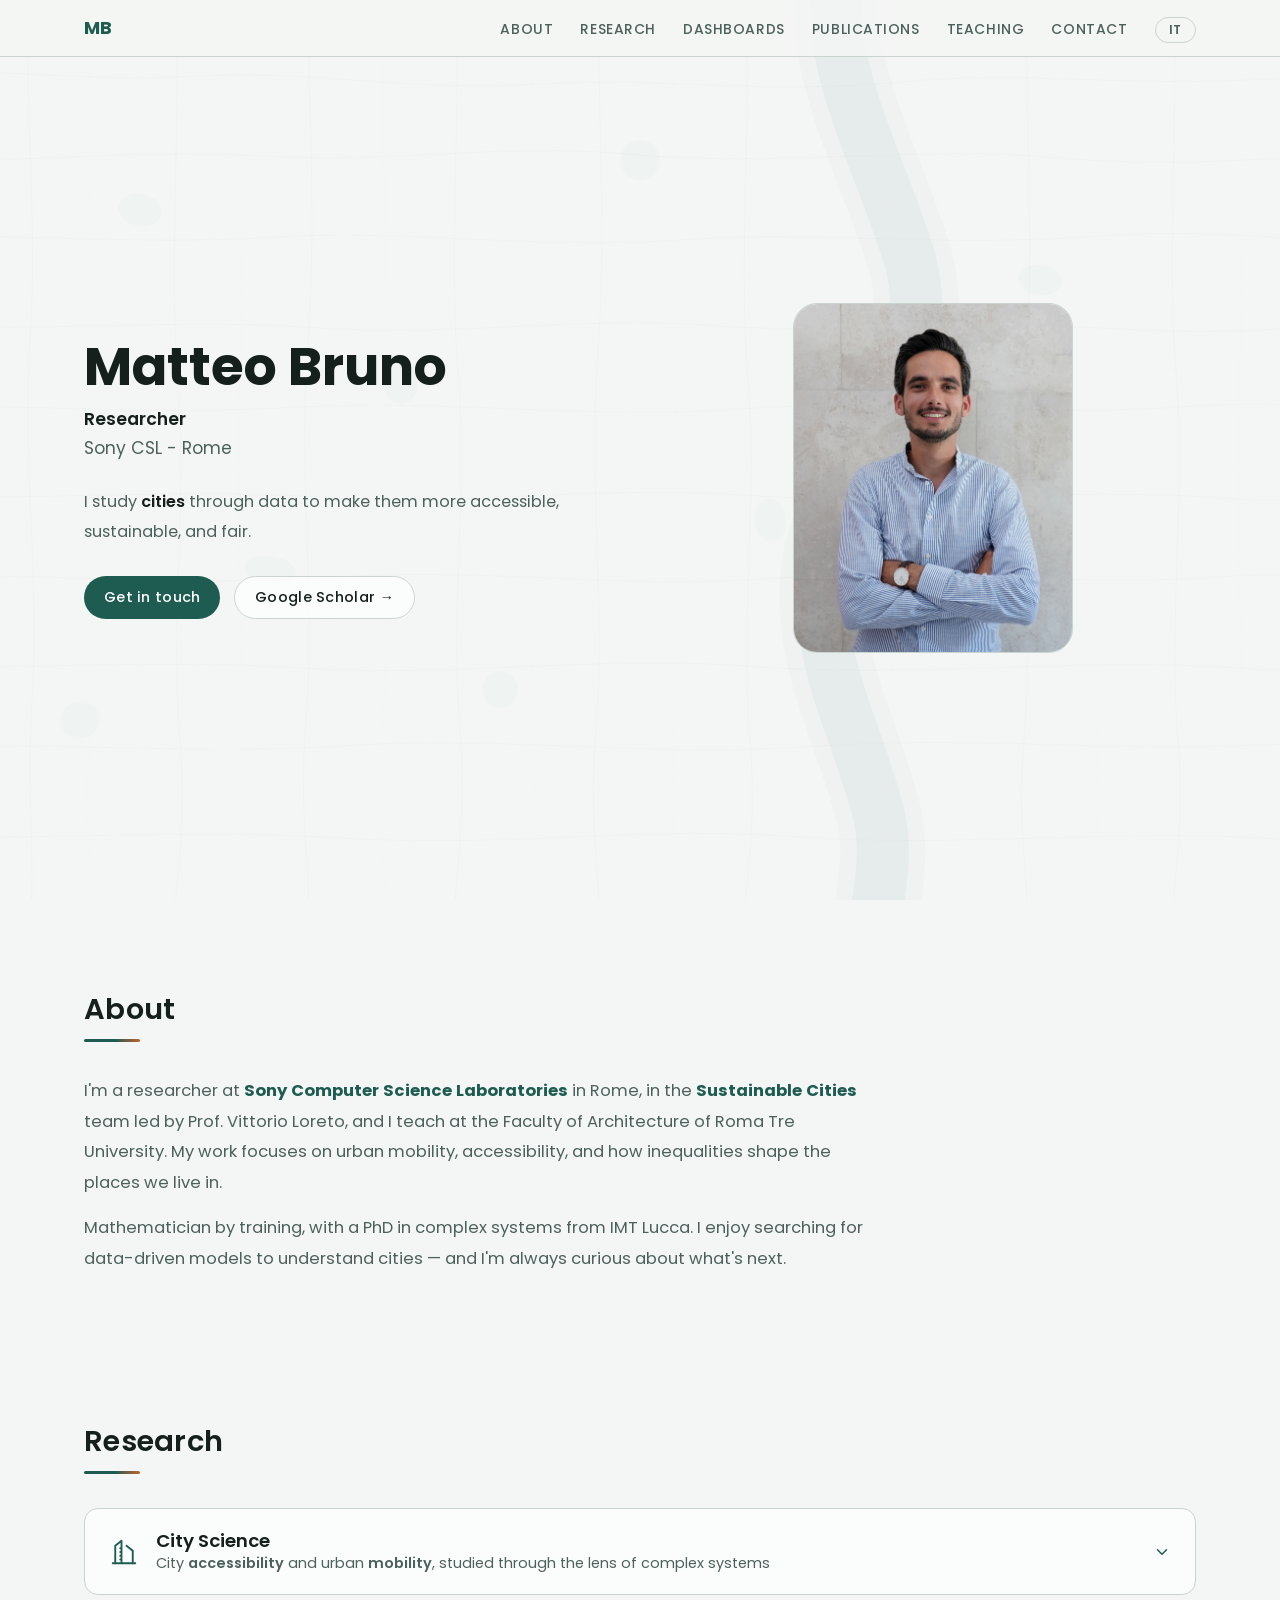
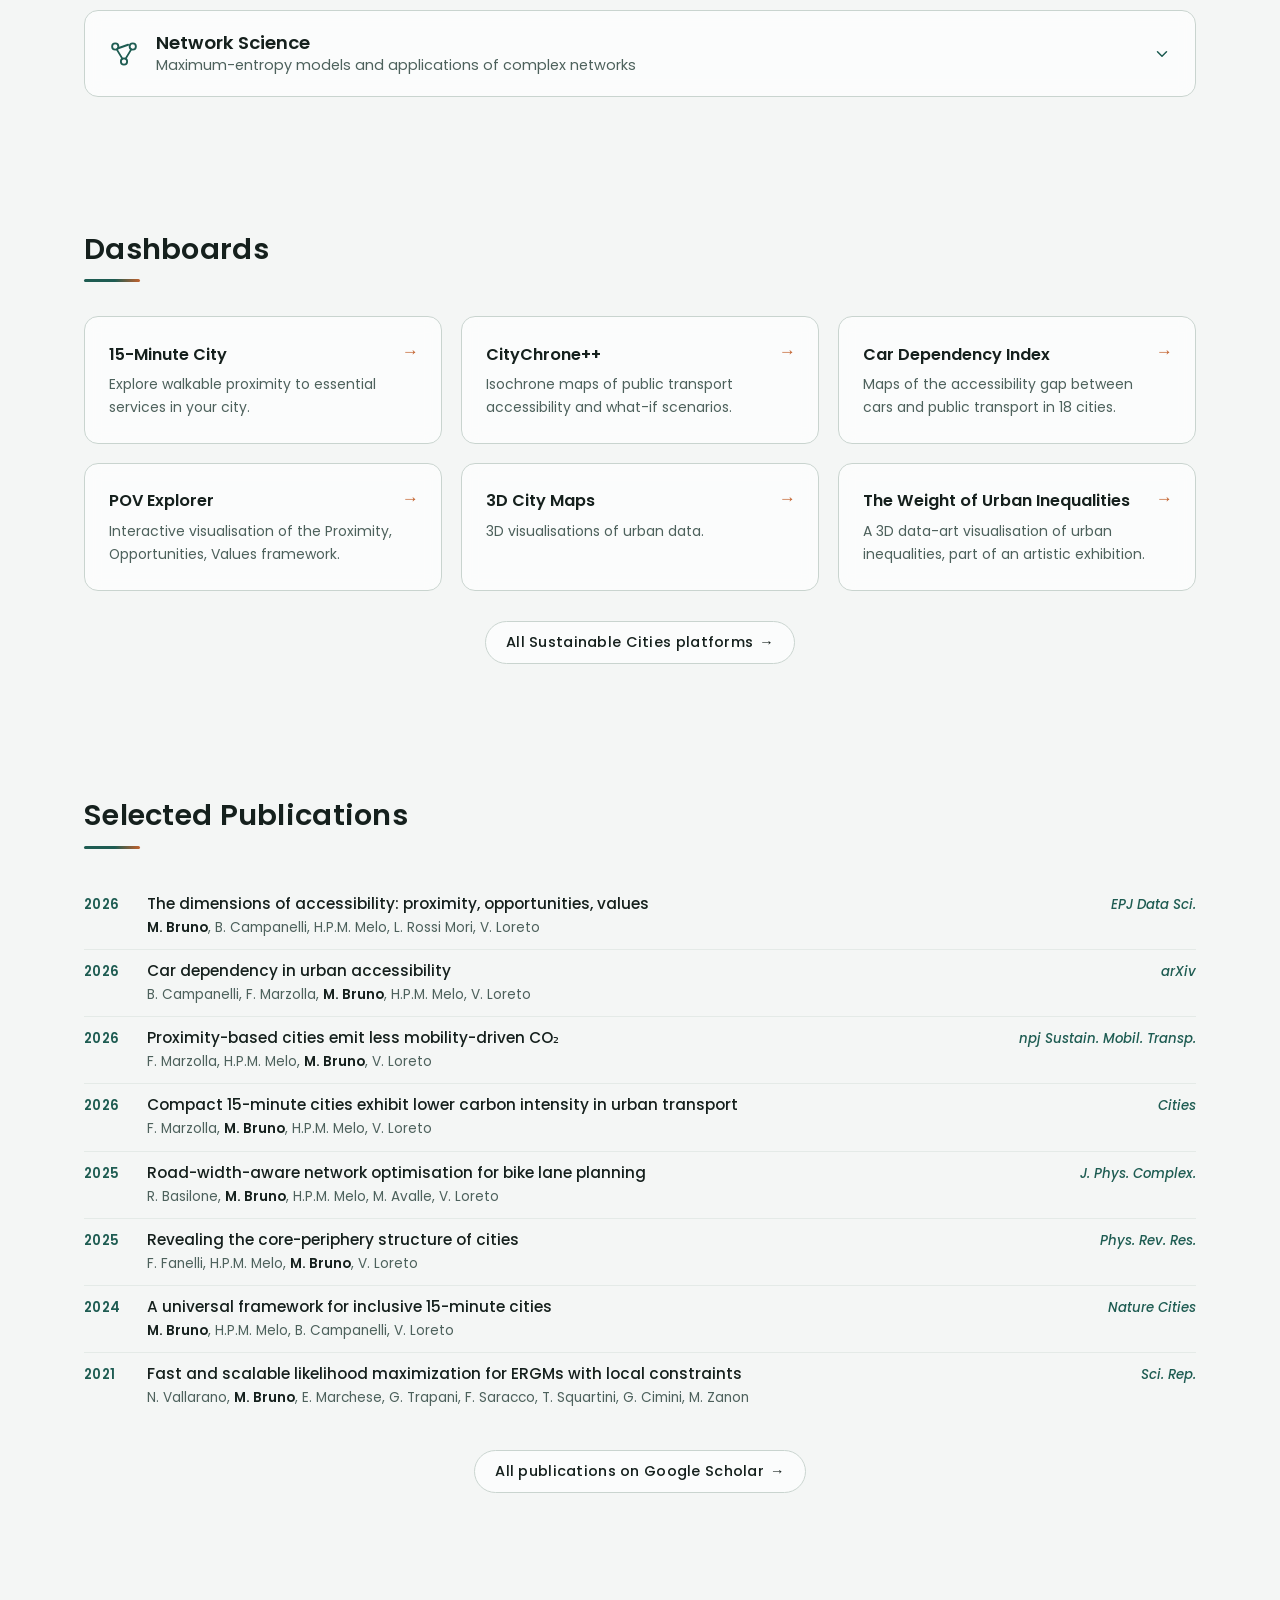
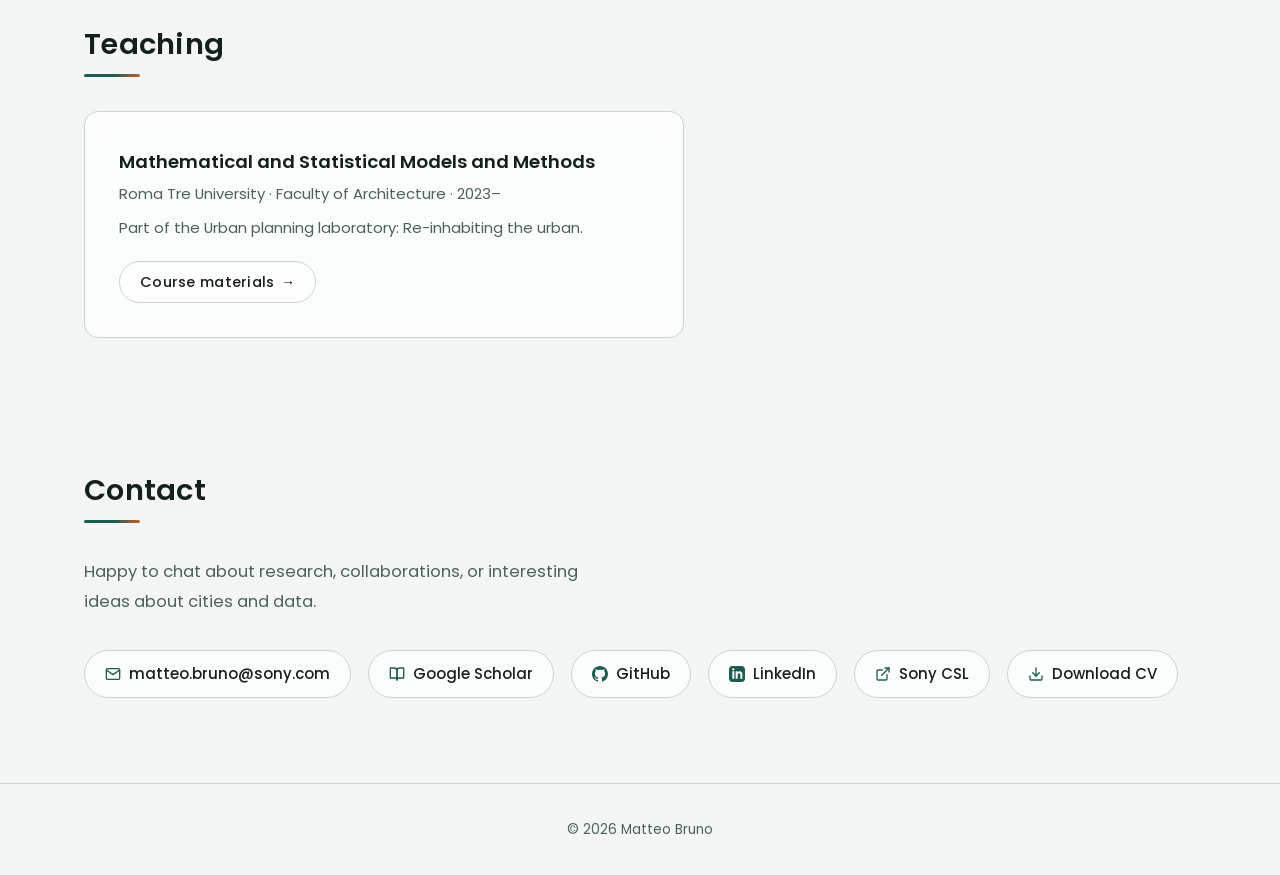
<file: index.html>
<!DOCTYPE html>
<html lang="en">
<head>
    <meta charset="UTF-8">
    <meta name="viewport" content="width=device-width, initial-scale=1.0">
    <title>Matteo Bruno</title>
    <meta name="description" content="Matteo Bruno – Researcher at Sony CSL Rome. Sustainable cities, urban mobility, accessibility.">
    <link rel="canonical" href="https://matteo-bruno.github.io/">
    <link rel="icon" type="image/svg+xml" href="assets/favicon.svg">

    <!-- Social sharing -->
    <meta property="og:type" content="profile">
    <meta property="og:title" content="Matteo Bruno">
    <meta property="og:description" content="Researcher at Sony CSL Rome. Sustainable cities, urban mobility, accessibility.">
    <meta property="og:url" content="https://matteo-bruno.github.io/">
    <meta property="og:image" content="https://matteo-bruno.github.io/assets/photo.jpg">
    <meta name="twitter:card" content="summary">

    <!-- Structured data -->
    <script type="application/ld+json">
    {
        "@context": "https://schema.org",
        "@type": "Person",
        "name": "Matteo Bruno",
        "jobTitle": "Researcher",
        "worksFor": {
            "@type": "Organization",
            "name": "Sony Computer Science Laboratories - Rome"
        },
        "url": "https://matteo-bruno.github.io/",
        "image": "https://matteo-bruno.github.io/assets/photo.jpg",
        "email": "mailto:matteo.bruno@sony.com",
        "sameAs": [
            "https://scholar.google.com/citations?user=d3sMK4AAAAAJ",
            "https://github.com/mat701",
            "https://www.linkedin.com/in/matteo-bruno-517209141/",
            "https://csl.sony.it/member/matteo-bruno/"
        ]
    }
    </script>

    <!-- Fonts -->
    <link rel="preconnect" href="https://fonts.googleapis.com">
    <link rel="preconnect" href="https://fonts.gstatic.com" crossorigin>
    <link href="https://fonts.googleapis.com/css2?family=Poppins:ital,wght@0,300;0,400;0,500;0,600;0,700;1,300;1,400&display=swap" rel="stylesheet">

    <!-- Stylesheets -->
    <link rel="stylesheet" href="css/base.css?v=2">
    <link rel="stylesheet" href="css/nav.css?v=2">
    <link rel="stylesheet" href="css/components.css?v=2">
    <link rel="stylesheet" href="css/hero-about.css?v=2">
    <link rel="stylesheet" href="css/research.css?v=2">
    <link rel="stylesheet" href="css/dashboards.css?v=2">
    <link rel="stylesheet" href="css/publications.css?v=2">
    <link rel="stylesheet" href="css/teaching.css?v=2">
    <link rel="stylesheet" href="css/contact.css?v=2">
    <link rel="stylesheet" href="css/responsive.css?v=2">

    <!-- Map background inline style -->
    <style>
        .map-bg {
            position: fixed;
            top: 0; left: 0;
            width: 100vw; height: 100vh;
            z-index: 0;
            pointer-events: none;
        }
    </style>
</head>
<body>

<!-- ===== MAP BACKGROUND ===== -->
<img class="map-bg" src="assets/map-bg.svg" alt="" aria-hidden="true">

<!-- ===== NAVIGATION ===== -->
<nav id="navbar">
    <div class="nav-inner">
        <a class="nav-name" href="#hero">MB</a>
        <button class="hamburger" id="hamburger" aria-label="Menu" aria-expanded="false">
            <span></span><span></span><span></span>
        </button>
        <ul class="nav-links" id="navLinks">
            <li><a href="#about"><span data-lang="en">About</span><span data-lang="it">Chi sono</span></a></li>
            <li><a href="#research"><span data-lang="en">Research</span><span data-lang="it">Ricerca</span></a></li>
            <li><a href="#dashboards"><span data-lang="en">Dashboards</span><span data-lang="it">Dashboard</span></a></li>
            <li><a href="#publications"><span data-lang="en">Publications</span><span data-lang="it">Pubblicazioni</span></a></li>
            <li><a href="#teaching"><span data-lang="en">Teaching</span><span data-lang="it">Didattica</span></a></li>
            <li><a href="#contact"><span data-lang="en">Contact</span><span data-lang="it">Contatti</span></a></li>
            <li><button class="lang-toggle" id="langToggle">IT</button></li>
        </ul>
    </div>
</nav>


<!-- ===== MAIN CONTENT ===== -->
<main>

    <!-- HERO -->
    <section class="hero" id="hero">
        <div class="hero-grid">
            <div class="hero-text fade-in">
                <h1>Matteo Bruno</h1>
                <p class="subtitle">
                    <span data-lang="en"><strong>Researcher</strong> <br>
                    Sony CSL - Rome</span>
                    <span data-lang="it"><strong>Ricercatore</strong> <br>
                    Sony CSL - Rome</span>
                </p>
                <p class="tagline" data-lang="en">
                    I study <strong>cities</strong> through data to make them more accessible, sustainable, and fair.
                </p>
                <p class="tagline" data-lang="it">
                    Studio le <strong>città</strong> attraverso i dati per renderle più accessibili, sostenibili ed eque.
                </p>
                <div class="hero-links">
                    <a href="#contact" class="btn btn-primary">
                        <span data-lang="en">Get in touch</span>
                        <span data-lang="it">Contattami</span>
                    </a>
                    <a href="https://scholar.google.com/citations?user=d3sMK4AAAAAJ&hl=en" target="_blank" class="btn btn-outline">Google Scholar →</a>
                </div>
            </div>
            <div class="hero-photo-wrap fade-in">
                <div class="hero-photo">
                    <img src="assets/photo.jpg" alt="Matteo Bruno">
                </div>
            </div>
        </div>
    </section>


    <!-- ABOUT -->
    <section class="about-section" id="about">
        <div class="fade-in">
            <h2 class="section-title">
                <span data-lang="en">About</span>
                <span data-lang="it">Chi sono</span>
            </h2>
            <div class="section-line"></div>
        </div>
        <div class="about-text fade-in">
            <p data-lang="en">
                I'm a researcher at <a href="https://csl.sony.it/" target="_blank"><strong>Sony Computer Science Laboratories</strong></a> in Rome, in the <a href="https://linktr.ee/sonycsl_cities_platforms" target="_blank"><strong>Sustainable Cities</strong></a> team led by Prof. Vittorio Loreto, and I teach at the Faculty of Architecture of Roma Tre University. My work focuses on urban mobility, accessibility, and how inequalities shape the places we live in.
            </p>
            <p data-lang="en">
                Mathematician by training, with a PhD in complex systems from IMT Lucca. I enjoy searching for data-driven models to understand cities — and I'm always curious about what's next.
            </p>
            <p data-lang="it">
                Sono ricercatore ai <a href="https://csl.sony.it/" target="_blank"><strong>Sony Computer Science Laboratories</strong></a> di Roma, nel team <a href="https://linktr.ee/sonycsl_cities_platforms" target="_blank"><strong>Sustainable Cities</strong></a> guidato dal Prof. Vittorio Loreto, e insegno presso la Facoltà di Architettura dell'Università Roma Tre. Mi occupo di mobilità urbana, accessibilità e di come le disuguaglianze modellano i luoghi in cui viviamo.
            </p>
            <p data-lang="it">
                Matematico di formazione, con un dottorato in sistemi complessi presso IMT Lucca. Mi piace trovare modelli basati sui dati per comprendere le città — e sono sempre curioso di scoprire.
            </p>
        </div>
    </section>


    <!-- RESEARCH -->
    <section class="research-section" id="research">
        <div class="fade-in">
            <h2 class="section-title">
                <span data-lang="en">Research</span>
                <span data-lang="it">Ricerca</span>
            </h2>
            <div class="section-line"></div>
        </div>
        <div class="research-themes">

            <!-- CITY SCIENCE -->
            <div class="research-theme fade-in">
                <button class="research-theme-header" aria-expanded="false">
                    <svg class="research-icon" viewBox="0 0 24 24" fill="none" stroke="currentColor" stroke-width="1.5" stroke-linecap="round" stroke-linejoin="round">
                        <path d="M3 21h18"/><path d="M5 21V7l5-4v18"/><path d="M19 21V11l-5-4"/><path d="M9 9h.01M9 12h.01M9 15h.01M9 18h.01"/>
                    </svg>
                    <div class="research-theme-title">
                        <h3><span data-lang="en">City Science</span><span data-lang="it">Scienza delle Città</span></h3>
                        <div class="theme-tagline">
                            <span data-lang="en">City <strong>accessibility</strong> and urban <strong>mobility</strong>, studied through the lens of complex systems</span>
                            <span data-lang="it"><strong>Accessibilità</strong> e <strong>mobilità</strong> urbana, studiate attraverso la lente dei sistemi complessi</span>
                        </div>
                    </div>
                    <svg class="research-chevron" viewBox="0 0 24 24" fill="none" stroke="currentColor" stroke-width="2" stroke-linecap="round" stroke-linejoin="round"><polyline points="6 9 12 15 18 9"/></svg>
                </button>
                <div class="research-sub-wrap">
                    <div class="research-sub-inner">
                        <div class="research-subs">
                            <div class="research-sub">
                                <h4><span data-lang="en">15-Minute City</span><span data-lang="it">Città dei 15 minuti</span></h4>
                                <p data-lang="en">A universal framework to measure walkable access to essential services in thousands of cities worldwide, revealing inequalities within and between them.</p>
                                <p data-lang="it">Un framework universale per misurare l'accesso a piedi ai servizi essenziali in migliaia di città nel mondo, rivelando le disuguaglianze al loro interno e tra di esse.</p>
                                <div class="sub-links">
                                    <a class="sub-link" href="https://doi.org/10.1038/s44284-024-00119-4" target="_blank">Nature Cities 2024</a>
                                    <a class="sub-link demo" href="https://whatif.sonycsl.it/15mincity" target="_blank">
                                        <span data-lang="en">Platform</span><span data-lang="it">Piattaforma</span> →
                                    </a>
                                </div>
                            </div>
                            <div class="research-sub">
                                <h4>CityChrone++</h4>
                                <p data-lang="en">Interactive isochrone maps to explore public transport accessibility and test what-if scenarios in cities around the world.</p>
                                <p data-lang="it">Mappe isocrone interattive per esplorare l'accessibilità del trasporto pubblico e testare scenari what-if nelle città del mondo.</p>
                                <div class="sub-links">
                                    <a class="sub-link demo" href="https://www.citychrone.org/" target="_blank">
                                        <span data-lang="en">Platform</span><span data-lang="it">Piattaforma</span> →
                                    </a>
                                </div>
                            </div>
                            <div class="research-sub">
                                <h4>Car Dependency Index</h4>
                                <p data-lang="en">Quantifying the accessibility gap between private cars and public transport across 18 cities in Europe and North America.</p>
                                <p data-lang="it">Quantificare il divario di accessibilità tra auto privata e trasporto pubblico in 18 città di Europa e Nord America.</p>
                                <div class="sub-links">
                                    <a class="sub-link" href="https://arxiv.org/abs/2604.01019" target="_blank">arXiv 2026</a>
                                    <a class="sub-link demo" href="https://mat701.github.io/CDI/" target="_blank">
                                        <span data-lang="en">Interactive maps</span><span data-lang="it">Mappe interattive</span> →
                                    </a>
                                </div>
                            </div>
                            <div class="research-sub">
                                <h4><span data-lang="en">POV Framework</span><span data-lang="it">Framework POV</span></h4>
                                <p data-lang="en">Proximity, Opportunities, Values: a multidimensional view of urban accessibility that goes beyond a single universal metric.</p>
                                <p data-lang="it">Prossimità, Opportunità, Valori: una visione multidimensionale dell'accessibilità urbana che va oltre una singola metrica universale.</p>
                                <div class="sub-links">
                                    <a class="sub-link" href="https://doi.org/10.1140/epjds/s13688-026-00623-8" target="_blank">EPJ Data Sci. 2026</a>
                                    <a class="sub-link demo" href="https://mat701.github.io/accessibility-pov/" target="_blank">
                                        <span data-lang="en">Interactive demo</span><span data-lang="it">Demo interattiva</span> →
                                    </a>
                                </div>
                            </div>
                            <div class="research-sub">
                                <h4><span data-lang="en">Bike Lane Planning</span><span data-lang="it">Pianificazione ciclabile</span></h4>
                                <p data-lang="en">Road-width-aware network optimisation to design bike lane networks that balance coverage, connectivity, and feasibility.</p>
                                <p data-lang="it">Ottimizzazione di rete consapevole della larghezza stradale per progettare reti ciclabili che bilancino copertura, connettività e fattibilità.</p>
                                <div class="sub-links">
                                    <a class="sub-link" href="https://doi.org/10.1088/2632-072X/adf683" target="_blank">J. Phys. Complex. 2025</a>
                                </div>
                            </div>
                            <div class="research-sub">
                                <h4><span data-lang="en">Urban Form &amp; Emissions</span><span data-lang="it">Forma urbana ed emissioni</span></h4>
                                <p data-lang="en">Compact, proximity-based cities emit less transport CO₂ — evidence from hundreds of cities worldwide.</p>
                                <p data-lang="it">Le città compatte e di prossimità emettono meno CO₂ nei trasporti — evidenze da centinaia di città nel mondo.</p>
                                <div class="sub-links">
                                    <a class="sub-link" href="https://doi.org/10.1016/j.cities.2026.107202" target="_blank">Cities 2026</a>
                                    <a class="sub-link" href="https://doi.org/10.1038/s44333-025-00074-0" target="_blank">npj Sustain. Mobil. 2026</a>
                                </div>
                            </div>
                            <div class="research-sub">
                                <h4><span data-lang="en">The Weight of Urban Inequalities</span><span data-lang="it">Il peso delle disuguaglianze urbane</span></h4>
                                <p data-lang="en">A 3D data-art visualisation of urban inequalities, part of an artistic exhibition.</p>
                                <p data-lang="it">Una visualizzazione 3D di data-art sulle disuguaglianze urbane, parte di una mostra artistica.</p>
                                <div class="sub-links">
                                    <a class="sub-link demo" href="https://mat701.github.io/3D-maps/weight-urban.html" target="_blank">
                                        <span data-lang="en">Explore</span><span data-lang="it">Esplora</span> →
                                    </a>
                                </div>
                            </div>
                            <div class="research-sub">
                                <h4><span data-lang="en">3D City Visualisations</span><span data-lang="it">Visualizzazioni 3D</span></h4>
                                <p data-lang="en">Interactive 3D maps to explore urban data in space.</p>
                                <p data-lang="it">Mappe 3D interattive per esplorare i dati urbani nello spazio.</p>
                                <div class="sub-links">
                                    <a class="sub-link demo" href="https://mat701.github.io/3D-maps/" target="_blank">
                                        <span data-lang="en">Explore</span><span data-lang="it">Esplora</span> →
                                    </a>
                                </div>
                            </div>
                        </div>
                    </div>
                </div>
            </div>

            <!-- NETWORK SCIENCE -->
            <div class="research-theme fade-in">
                <button class="research-theme-header" aria-expanded="false">
                    <svg class="research-icon" viewBox="0 0 24 24" fill="none" stroke="currentColor" stroke-width="1.5" stroke-linecap="round" stroke-linejoin="round">
                        <circle cx="5" cy="6" r="2.5"/><circle cx="19" cy="6" r="2.5"/><circle cx="12" cy="18" r="2.5"/><path d="M7.3 7.4l8-2.8M6.2 8.3l4.6 7.6M17.8 8.3l-4.6 7.6"/>
                    </svg>
                    <div class="research-theme-title">
                        <h3><span data-lang="en">Network Science</span><span data-lang="it">Scienza delle Reti</span></h3>
                        <div class="theme-tagline">
                            <span data-lang="en">Maximum-entropy models and applications of complex networks</span>
                            <span data-lang="it">Modelli a massima entropia e applicazioni delle reti complesse</span>
                        </div>
                    </div>
                    <svg class="research-chevron" viewBox="0 0 24 24" fill="none" stroke="currentColor" stroke-width="2" stroke-linecap="round" stroke-linejoin="round"><polyline points="6 9 12 15 18 9"/></svg>
                </button>
                <div class="research-sub-wrap">
                    <div class="research-sub-inner">
                        <div class="research-subs">
                            <div class="research-sub">
                                <h4><span data-lang="en">Road Networks</span><span data-lang="it">Reti stradali</span></h4>
                                <p data-lang="en">Urban street networks as complex networks: structure, growth, and optimisation.</p>
                                <p data-lang="it">Le reti stradali urbane come reti complesse: struttura, crescita e ottimizzazione.</p>
                            </div>
                            <div class="research-sub">
                                <h4><span data-lang="en">Bike Lane Planning</span><span data-lang="it">Pianificazione ciclabile</span></h4>
                                <p data-lang="en">Designing optimal bike lane networks as a constrained network optimisation problem.</p>
                                <p data-lang="it">Progettare reti ciclabili ottimali come problema vincolato di ottimizzazione di reti.</p>
                                <div class="sub-links">
                                    <a class="sub-link" href="https://doi.org/10.1088/2632-072X/adf683" target="_blank">J. Phys. Complex. 2025</a>
                                </div>
                            </div>
                            <div class="research-sub">
                                <h4><span data-lang="en">Bipartite Maximum-Entropy Models &amp; BiCM</span><span data-lang="it">Modelli bipartiti a massima entropia e BiCM</span></h4>
                                <p data-lang="en">Maximum-entropy null models for bipartite networks and fast, scalable algorithms to solve them — including the open-source BiCM Python package.</p>
                                <p data-lang="it">Modelli nulli a massima entropia per reti bipartite e algoritmi veloci e scalabili per risolverli — incluso il pacchetto Python open-source BiCM.</p>
                                <div class="sub-links">
                                    <a class="sub-link" href="https://doi.org/10.1038/s41598-021-93830-4" target="_blank">Sci. Rep. 2021</a>
                                    <a class="sub-link demo" href="https://github.com/mat701/BiCM" target="_blank">
                                        <span data-lang="en">BiCM package</span><span data-lang="it">Pacchetto BiCM</span> →
                                    </a>
                                </div>
                            </div>
                            <div class="research-sub">
                                <h4><span data-lang="en">Applications of Bipartite Networks</span><span data-lang="it">Applicazioni delle reti bipartite</span></h4>
                                <p data-lang="en">From automated accounts on social media to nestedness in ecological networks and economic complexity.</p>
                                <p data-lang="it">Dagli account automatici sui social media alla nestedness nelle reti ecologiche e alla complessità economica.</p>
                                <div class="sub-links">
                                    <a class="sub-link" href="https://doi.org/10.1140/epjds/s13688-022-00330-0" target="_blank">EPJ Data Sci. 2022</a>
                                    <a class="sub-link" href="https://doi.org/10.1038/s41598-020-76300-1" target="_blank">Sci. Rep. 2020</a>
                                    <a class="sub-link" href="https://doi.org/10.1088/2632-072X/ad1411" target="_blank">J. Phys. Complex. 2023</a>
                                </div>
                            </div>
                        </div>
                    </div>
                </div>
            </div>

        </div>
    </section>


    <!-- DASHBOARDS -->
    <section class="dashboards-section" id="dashboards">
        <div class="fade-in">
            <h2 class="section-title">
                <span data-lang="en">Dashboards</span>
                <span data-lang="it">Dashboard</span>
            </h2>
            <div class="section-line"></div>
        </div>
        <div class="dashboard-grid fade-in">
            <a class="dashboard-card" href="https://whatif.sonycsl.it/15mincity" target="_blank">
                <h3><span data-lang="en">15-Minute City</span><span data-lang="it">Città dei 15 minuti</span></h3>
                <p data-lang="en">Explore walkable proximity to essential services in your city.</p>
                <p data-lang="it">Esplora la prossimità a piedi ai servizi essenziali nella tua città.</p>
                <span class="dashboard-arrow">→</span>
            </a>
            <a class="dashboard-card" href="https://www.citychrone.org/" target="_blank">
                <h3>CityChrone++</h3>
                <p data-lang="en">Isochrone maps of public transport accessibility and what-if scenarios.</p>
                <p data-lang="it">Mappe isocrone dell'accessibilità del trasporto pubblico e scenari what-if.</p>
                <span class="dashboard-arrow">→</span>
            </a>
            <a class="dashboard-card" href="https://mat701.github.io/CDI/" target="_blank">
                <h3>Car Dependency Index</h3>
                <p data-lang="en">Maps of the accessibility gap between cars and public transport in 18 cities.</p>
                <p data-lang="it">Mappe del divario di accessibilità tra auto e trasporto pubblico in 18 città.</p>
                <span class="dashboard-arrow">→</span>
            </a>
            <a class="dashboard-card" href="https://mat701.github.io/accessibility-pov/" target="_blank">
                <h3><span data-lang="en">POV Explorer</span><span data-lang="it">POV Explorer</span></h3>
                <p data-lang="en">Interactive visualisation of the Proximity, Opportunities, Values framework.</p>
                <p data-lang="it">Visualizzazione interattiva del framework Prossimità, Opportunità, Valori.</p>
                <span class="dashboard-arrow">→</span>
            </a>
            <a class="dashboard-card" href="https://mat701.github.io/3D-maps/" target="_blank">
                <h3><span data-lang="en">3D City Maps</span><span data-lang="it">Mappe 3D</span></h3>
                <p data-lang="en">3D visualisations of urban data.</p>
                <p data-lang="it">Visualizzazioni 3D di dati urbani.</p>
                <span class="dashboard-arrow">→</span>
            </a>
            <a class="dashboard-card" href="https://mat701.github.io/3D-maps/weight-urban.html" target="_blank">
                <h3><span data-lang="en">The Weight of Urban Inequalities</span><span data-lang="it">Il peso delle disuguaglianze urbane</span></h3>
                <p data-lang="en">A 3D data-art visualisation of urban inequalities, part of an artistic exhibition.</p>
                <p data-lang="it">Una visualizzazione 3D di data-art sulle disuguaglianze urbane, parte di una mostra artistica.</p>
                <span class="dashboard-arrow">→</span>
            </a>
        </div>
        <div class="dashboards-footer fade-in">
            <a href="https://linktr.ee/sonycsl_cities_platforms" target="_blank" class="btn btn-outline">
                <span data-lang="en">All Sustainable Cities platforms</span>
                <span data-lang="it">Tutte le piattaforme Sustainable Cities</span>
                →
            </a>
        </div>
    </section>


    <!-- PUBLICATIONS -->
    <section class="publications-section" id="publications">
        <div class="fade-in">
            <h2 class="section-title">
                <span data-lang="en">Selected Publications</span>
                <span data-lang="it">Pubblicazioni selezionate</span>
            </h2>
            <div class="section-line"></div>
        </div>
        <div class="pub-list fade-in">
            <div class="pub-row">
                <span class="year">2026</span>
                <div class="title-authors">
                    <a href="https://doi.org/10.1140/epjds/s13688-026-00623-8" target="_blank"><strong>The dimensions of accessibility: proximity, opportunities, values</strong></a><br>
                    <span class="authors"><span class="me">M. Bruno</span>, B. Campanelli, H.P.M. Melo, L. Rossi Mori, V. Loreto</span>
                </div>
                <span class="venue"><a href="https://doi.org/10.1140/epjds/s13688-026-00623-8" target="_blank">EPJ Data Sci.</a></span>
            </div>
            <div class="pub-row">
                <span class="year">2026</span>
                <div class="title-authors">
                    <a href="https://arxiv.org/abs/2604.01019" target="_blank"><strong>Car dependency in urban accessibility</strong></a><br>
                    <span class="authors">B. Campanelli, F. Marzolla, <span class="me">M. Bruno</span>, H.P.M. Melo, V. Loreto</span>
                </div>
                <span class="venue"><a href="https://arxiv.org/abs/2604.01019" target="_blank">arXiv</a></span>
            </div>
            <div class="pub-row">
                <span class="year">2026</span>
                <div class="title-authors">
                    <a href="https://doi.org/10.1038/s44333-025-00074-0" target="_blank"><strong>Proximity-based cities emit less mobility-driven CO₂</strong></a><br>
                    <span class="authors">F. Marzolla, H.P.M. Melo, <span class="me">M. Bruno</span>, V. Loreto</span>
                </div>
                <span class="venue"><a href="https://doi.org/10.1038/s44333-025-00074-0" target="_blank">npj Sustain. Mobil. Transp.</a></span>
            </div>
            <div class="pub-row">
                <span class="year">2026</span>
                <div class="title-authors">
                    <a href="https://doi.org/10.1016/j.cities.2026.107202" target="_blank"><strong>Compact 15-minute cities exhibit lower carbon intensity in urban transport</strong></a><br>
                    <span class="authors">F. Marzolla, <span class="me">M. Bruno</span>, H.P.M. Melo, V. Loreto</span>
                </div>
                <span class="venue"><a href="https://doi.org/10.1016/j.cities.2026.107202" target="_blank">Cities</a></span>
            </div>
            <div class="pub-row">
                <span class="year">2025</span>
                <div class="title-authors">
                    <a href="https://doi.org/10.1088/2632-072X/adf683" target="_blank"><strong>Road-width-aware network optimisation for bike lane planning</strong></a><br>
                    <span class="authors">R. Basilone, <span class="me">M. Bruno</span>, H.P.M. Melo, M. Avalle, V. Loreto</span>
                </div>
                <span class="venue"><a href="https://doi.org/10.1088/2632-072X/adf683" target="_blank">J. Phys. Complex.</a></span>
            </div>
            <div class="pub-row">
                <span class="year">2025</span>
                <div class="title-authors">
                    <a href="https://doi.org/10.1103/PhysRevResearch.7.033064" target="_blank"><strong>Revealing the core-periphery structure of cities</strong></a><br>
                    <span class="authors">F. Fanelli, H.P.M. Melo, <span class="me">M. Bruno</span>, V. Loreto</span>
                </div>
                <span class="venue"><a href="https://doi.org/10.1103/PhysRevResearch.7.033064" target="_blank">Phys. Rev. Res.</a></span>
            </div>
            <div class="pub-row">
                <span class="year">2024</span>
                <div class="title-authors">
                    <a href="https://doi.org/10.1038/s44284-024-00119-4" target="_blank"><strong>A universal framework for inclusive 15-minute cities</strong></a><br>
                    <span class="authors"><span class="me">M. Bruno</span>, H.P.M. Melo, B. Campanelli, V. Loreto</span>
                </div>
                <span class="venue"><a href="https://doi.org/10.1038/s44284-024-00119-4" target="_blank">Nature Cities</a></span>
            </div>
            <div class="pub-row">
                <span class="year">2021</span>
                <div class="title-authors">
                    <a href="https://doi.org/10.1038/s41598-021-93830-4" target="_blank"><strong>Fast and scalable likelihood maximization for ERGMs with local constraints</strong></a><br>
                    <span class="authors">N. Vallarano, <span class="me">M. Bruno</span>, E. Marchese, G. Trapani, F. Saracco, T. Squartini, G. Cimini, M. Zanon</span>
                </div>
                <span class="venue"><a href="https://doi.org/10.1038/s41598-021-93830-4" target="_blank">Sci. Rep.</a></span>
            </div>
        </div>
        <div class="pub-footer fade-in">
            <a href="https://scholar.google.com/citations?user=d3sMK4AAAAAJ&hl=en" target="_blank" class="btn btn-outline">
                <span data-lang="en">All publications on Google Scholar</span>
                <span data-lang="it">Tutte le pubblicazioni su Google Scholar</span>
                →
            </a>
        </div>
    </section>


    <!-- TEACHING -->
    <section class="teaching-section" id="teaching">
        <div class="fade-in">
            <h2 class="section-title">
                <span data-lang="en">Teaching</span>
                <span data-lang="it">Didattica</span>
            </h2>
            <div class="section-line"></div>
        </div>
        <div class="teaching-card fade-in">
            <h3>
                <span data-lang="en">Mathematical and Statistical Models and Methods</span>
                <span data-lang="it">Metodi e Modelli Matematici e Statistici</span>
            </h3>
            <div class="institution">
                Roma Tre University ·
                <span data-lang="en">Faculty of Architecture</span>
                <span data-lang="it">Facoltà di Architettura</span>
                · 2023–
            </div>
            <div class="details">
                <span data-lang="en">Part of the Urban planning laboratory: Re-inhabiting the urban.</span>
                <span data-lang="it">Parte del Laboratorio di progettazione: Riabitare l'urbano.</span>
            </div>
            <a href="https://drive.google.com/drive/folders/1jTaVdwf228sa2BZYSu1rkuvZk3Z4v5Av?usp=sharing" class="btn btn-outline">
                <span data-lang="en">Course materials</span>
                <span data-lang="it">Materiale del corso</span>
                →
            </a>
        </div>
    </section>


    <!-- CONTACT -->
    <section class="contact-section" id="contact">
        <div class="fade-in">
            <h2 class="section-title">
                <span data-lang="en">Contact</span>
                <span data-lang="it">Contatti</span>
            </h2>
            <div class="section-line"></div>
        </div>
        <div class="fade-in">
            <p class="contact-intro" data-lang="en">
                Happy to chat about research, collaborations, or interesting ideas about cities and data.
            </p>
            <p class="contact-intro" data-lang="it">
                Sempre disponibile per discutere di ricerca, collaborazioni o idee interessanti su città e dati.
            </p>
            <div class="contact-row">
                <a href="mailto:matteo.bruno@sony.com" class="contact-chip">
                    <svg viewBox="0 0 24 24" fill="none" stroke="currentColor" stroke-width="2" stroke-linecap="round" stroke-linejoin="round"><rect x="2" y="4" width="20" height="16" rx="2"/><polyline points="22,6 12,13 2,6"/></svg>
                    matteo.bruno@sony.com
                </a>
                <a href="https://scholar.google.com/citations?user=d3sMK4AAAAAJ&hl=en" target="_blank" class="contact-chip">
                    <svg viewBox="0 0 24 24" fill="none" stroke="currentColor" stroke-width="2" stroke-linecap="round" stroke-linejoin="round"><path d="M2 3h6a4 4 0 0 1 4 4v14a3 3 0 0 0-3-3H2z"/><path d="M22 3h-6a4 4 0 0 0-4 4v14a3 3 0 0 1 3-3h7z"/></svg>
                    Google Scholar
                </a>
                <a href="https://github.com/mat701" target="_blank" class="contact-chip">
                    <svg viewBox="0 0 24 24" fill="currentColor"><path d="M12 0c-6.626 0-12 5.373-12 12 0 5.302 3.438 9.8 8.207 11.387.599.111.793-.261.793-.577v-2.234c-3.338.726-4.033-1.416-4.033-1.416-.546-1.387-1.333-1.756-1.333-1.756-1.089-.745.083-.729.083-.729 1.205.084 1.839 1.237 1.839 1.237 1.07 1.834 2.807 1.304 3.492.997.107-.775.418-1.305.762-1.604-2.665-.305-5.467-1.334-5.467-5.931 0-1.311.469-2.381 1.236-3.221-.124-.303-.535-1.524.117-3.176 0 0 1.008-.322 3.301 1.23A11.509 11.509 0 0 1 12 5.803c1.02.005 2.047.138 3.006.404 2.291-1.552 3.297-1.23 3.297-1.23.653 1.653.242 2.874.118 3.176.77.84 1.235 1.911 1.235 3.221 0 4.609-2.807 5.624-5.479 5.921.43.372.823 1.102.823 2.222v3.293c0 .319.192.694.801.576C20.566 21.797 24 17.3 24 12c0-6.627-5.373-12-12-12z"/></svg>
                    GitHub
                </a>
                <a href="https://www.linkedin.com/in/matteo-bruno-517209141/" target="_blank" class="contact-chip">
                    <svg viewBox="0 0 24 24" fill="currentColor"><path d="M19 0h-14c-2.761 0-5 2.239-5 5v14c0 2.761 2.239 5 5 5h14c2.762 0 5-2.239 5-5v-14c0-2.761-2.238-5-5-5zm-11 19h-3v-11h3v11zm-1.5-12.268c-.966 0-1.75-.79-1.75-1.764s.784-1.764 1.75-1.764 1.75.79 1.75 1.764-.783 1.764-1.75 1.764zm13.5 12.268h-3v-5.604c0-3.368-4-3.113-4 0v5.604h-3v-11h3v1.765c1.396-2.586 7-2.777 7 2.476v6.759z"/></svg>
                    LinkedIn
                </a>
                <a href="https://csl.sony.it/member/matteo-bruno/" target="_blank" class="contact-chip">
                    <svg viewBox="0 0 24 24" fill="none" stroke="currentColor" stroke-width="2" stroke-linecap="round" stroke-linejoin="round"><path d="M18 13v6a2 2 0 0 1-2 2H5a2 2 0 0 1-2-2V8a2 2 0 0 1 2-2h6"/><polyline points="15 3 21 3 21 9"/><line x1="10" y1="14" x2="21" y2="3"/></svg>
                    Sony CSL
                </a>
                <a href="assets/CV_Matteo_Bruno.pdf" class="contact-chip" download>
                    <svg viewBox="0 0 24 24" fill="none" stroke="currentColor" stroke-width="2" stroke-linecap="round" stroke-linejoin="round"><path d="M21 15v4a2 2 0 0 1-2 2H5a2 2 0 0 1-2-2v-4"/><polyline points="7 10 12 15 17 10"/><line x1="12" y1="15" x2="12" y2="3"/></svg>
                    <span data-lang="en">Download CV</span>
                    <span data-lang="it">Scarica CV</span>
                </a>
            </div>
        </div>
    </section>

</main>


<!-- FOOTER -->
<footer>
    © <span id="footerYear">2026</span> Matteo Bruno
</footer>


<!-- JavaScript -->
<script src="js/main.js?v=2"></script>

</body>
</html>
</file>
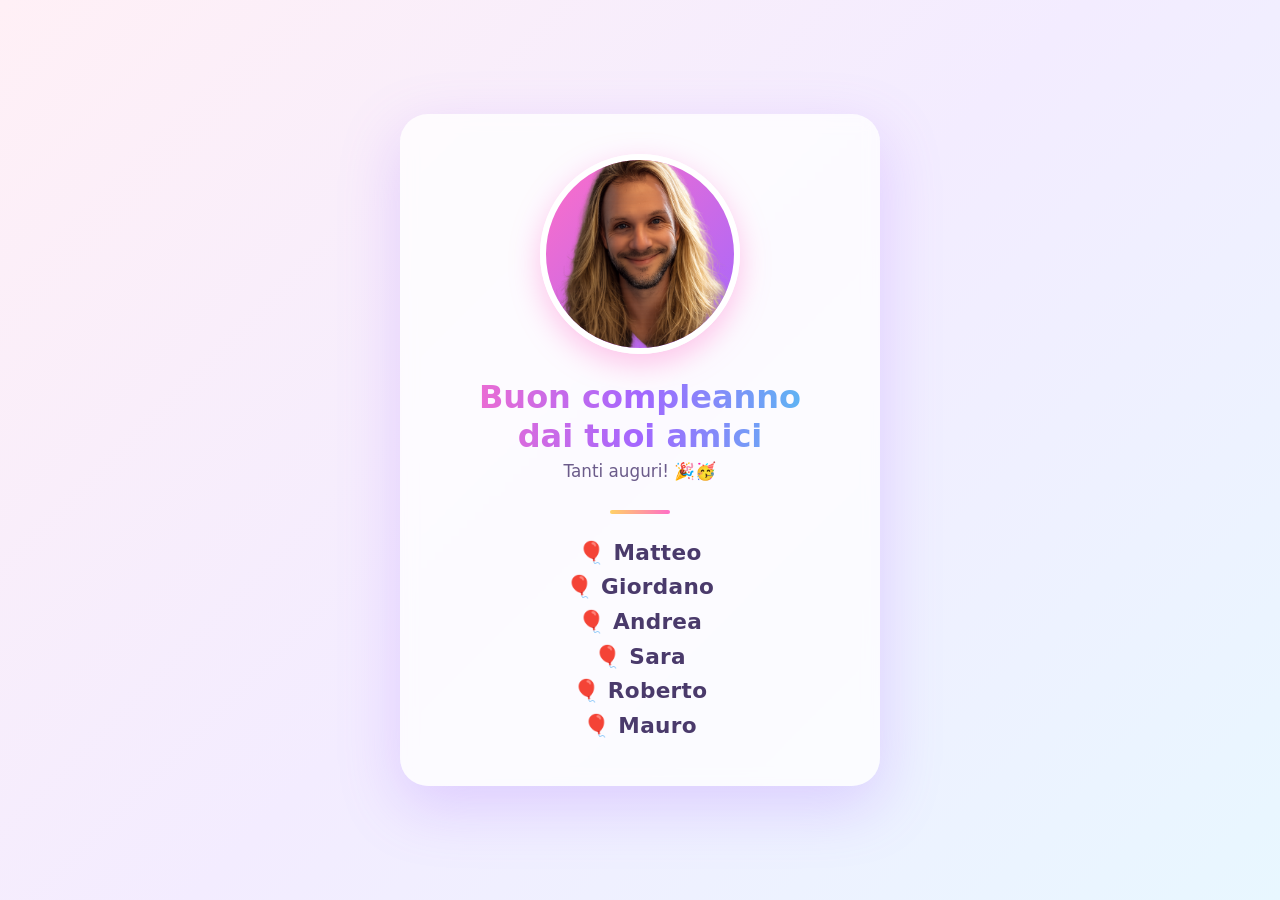
<file: auguripuli/index.html>
<!DOCTYPE html>
<html lang="it">
<head>
  <meta charset="UTF-8">
  <meta name="viewport" content="width=device-width, initial-scale=1.0">
  <title>Buon compleanno! 🎉</title>
  <meta name="description" content="Tanti auguri di buon compleanno dai tuoi amici!">
  <link rel="icon" href="data:image/svg+xml,<svg xmlns='http://www.w3.org/2000/svg' viewBox='0 0 100 100'><text y='.9em' font-size='90'>🎂</text></svg>">
  <style>
    * { margin: 0; padding: 0; box-sizing: border-box; }

    :root {
      --pink:   #ff6ec7;
      --purple: #a367ff;
      --gold:   #ffd166;
      --blue:   #4cc9f0;
    }

    html, body { height: 100%; }

    body {
      font-family: 'Segoe UI', system-ui, -apple-system, sans-serif;
      min-height: 100vh;
      display: flex;
      align-items: center;
      justify-content: center;
      padding: 2rem 1rem;
      text-align: center;
      color: #2b2140;
      background: linear-gradient(135deg, #fff0f6 0%, #f3ecff 50%, #e8f7ff 100%);
      overflow-x: hidden;
    }

    /* confetti sparsi sullo sfondo */
    .confetti {
      position: fixed;
      top: -10vh;
      width: 10px;
      height: 14px;
      opacity: 0.8;
      animation: fall linear infinite;
      z-index: 0;
    }
    @keyframes fall {
      0%   { transform: translateY(0) rotate(0deg); }
      100% { transform: translateY(115vh) rotate(720deg); }
    }

    .card {
      position: relative;
      z-index: 1;
      background: rgba(255, 255, 255, 0.75);
      backdrop-filter: blur(8px);
      border-radius: 28px;
      padding: 2.5rem 2rem 3rem;
      max-width: 480px;
      width: 100%;
      box-shadow: 0 20px 60px rgba(163, 103, 255, 0.25);
    }

    .photo {
      width: 200px;
      height: 200px;
      margin: 0 auto 1.5rem;
      border-radius: 50%;
      object-fit: cover;
      border: 6px solid #fff;
      box-shadow: 0 10px 30px rgba(255, 110, 199, 0.4);
      background: linear-gradient(135deg, var(--pink), var(--purple));
      display: flex;
      align-items: center;
      justify-content: center;
      font-size: 5rem;
    }

    h1 {
      font-size: 2rem;
      line-height: 1.2;
      background: linear-gradient(90deg, var(--pink), var(--purple), var(--blue));
      -webkit-background-clip: text;
      background-clip: text;
      -webkit-text-fill-color: transparent;
      margin-bottom: 0.4rem;
    }

    .subtitle {
      font-size: 1.05rem;
      color: #6b5b8a;
      margin-bottom: 1.8rem;
    }

    .divider {
      width: 60px;
      height: 4px;
      margin: 0 auto 1.6rem;
      border-radius: 4px;
      background: linear-gradient(90deg, var(--gold), var(--pink));
    }

    ul.names {
      list-style: none;
      display: flex;
      flex-direction: column;
      gap: 0.6rem;
      align-items: center;
    }
    ul.names li {
      font-size: 1.35rem;
      font-weight: 600;
      color: #4a3a6b;
      letter-spacing: 0.3px;
    }
    ul.names li::before {
      content: "🎈 ";
    }

    @media (max-width: 420px) {
      h1 { font-size: 1.6rem; }
      .photo { width: 160px; height: 160px; }
      ul.names li { font-size: 1.2rem; }
    }
  </style>
</head>
<body>

  <div class="card">
    <img class="photo" src="festeggiato.png" alt="Il festeggiato"
         onerror="this.replaceWith(Object.assign(document.createElement('div'),{className:'photo',textContent:'🎂'}));">
    <h1>Buon compleanno<br>dai tuoi amici</h1>
    <p class="subtitle">Tanti auguri! 🎉🥳</p>
    <div class="divider"></div>
    <ul class="names">
      <li>Matteo</li>
      <li>Giordano</li>
      <li>Andrea</li>
      <li>Sara</li>
      <li>Roberto</li>
      <li>Mauro</li>
    </ul>
  </div>

  <script>
    // confetti festosi generati al volo
    (function () {
      const colors = ['#ff6ec7', '#a367ff', '#ffd166', '#4cc9f0', '#06d6a0'];
      const n = 28;
      for (let i = 0; i < n; i++) {
        const c = document.createElement('div');
        c.className = 'confetti';
        c.style.left = Math.random() * 100 + 'vw';
        c.style.background = colors[i % colors.length];
        c.style.animationDuration = (5 + Math.random() * 5) + 's';
        c.style.animationDelay = (-Math.random() * 8) + 's';
        if (Math.random() > 0.5) c.style.borderRadius = '50%';
        document.body.appendChild(c);
      }
    })();
  </script>

</body>
</html>
</file>
<file: css/base.css>
/* ============================================
   VARIABLES & BASE
   ============================================ */

:root {
    --bg: #F4F6F5;
    --bg-warm: #EEF1EF;
    --text: #15201D;
    --text-light: #4D615C;
    --accent: #1E5C52;
    --accent-light: #2E7E71;
    --accent-pale: rgba(30, 92, 82, 0.08);
    --accent-warm: #C2622E;
    --accent-warm-light: #D97B47;
    --accent-warm-pale: rgba(194, 98, 46, 0.09);
    --border: #C9D4CF;
    --card-bg: rgba(255, 255, 255, 0.65);
}

* {
    margin: 0;
    padding: 0;
    box-sizing: border-box;
}

html {
    scroll-behavior: smooth;
    font-size: 17px;
}

body {
    font-family: 'Poppins', sans-serif;
    color: var(--text);
    background: var(--bg);
    line-height: 1.7;
    font-weight: 400;
    overflow-x: hidden;
}

a:focus-visible,
button:focus-visible {
    outline: 2px solid var(--accent);
    outline-offset: 2px;
    border-radius: 4px;
}
</file>
<file: css/nav.css>
/* ============================================
   NAVIGATION
   ============================================ */

nav {
    position: fixed;
    top: 0; left: 0; right: 0;
    z-index: 100;
    background: rgba(244, 246, 245, 0.82);
    backdrop-filter: blur(22px);
    -webkit-backdrop-filter: blur(22px);
    border-bottom: 1px solid var(--border);
    transition: box-shadow 0.3s;
}

nav.scrolled {
    box-shadow: 0 1px 24px rgba(0, 0, 0, 0.04);
}

.nav-inner {
    max-width: 1180px;
    margin: 0 auto;
    padding: 0 2rem;
    display: flex;
    align-items: center;
    justify-content: space-between;
    height: 56px;
}

.nav-name {
    font-family: 'Poppins', sans-serif;
    font-weight: 700;
    font-size: 1.05rem;
    color: var(--accent);
    text-decoration: none;
}

.nav-name:hover {
    color: var(--accent-light);
}

.nav-links {
    display: flex;
    align-items: center;
    gap: 1.6rem;
    list-style: none;
}

.nav-links a {
    text-decoration: none;
    color: var(--text-light);
    font-size: 0.82rem;
    font-weight: 500;
    letter-spacing: 0.04em;
    transition: color 0.25s;
    text-transform: uppercase;
}

.nav-links a:hover {
    color: var(--accent);
}

.lang-toggle {
    background: none;
    border: 1.5px solid var(--border);
    border-radius: 20px;
    padding: 3px 13px;
    font-family: 'Poppins', sans-serif;
    font-size: 0.72rem;
    font-weight: 600;
    letter-spacing: 0.06em;
    color: var(--text-light);
    cursor: pointer;
    transition: all 0.25s;
    text-transform: uppercase;
}

.lang-toggle:hover {
    border-color: var(--accent);
    color: var(--accent);
}

/* Hamburger (mobile) */
.hamburger {
    display: none;
    background: none;
    border: none;
    cursor: pointer;
    width: 26px;
    height: 18px;
    position: relative;
    z-index: 110;
}

.hamburger span {
    display: block;
    width: 100%;
    height: 2px;
    background: var(--text);
    position: absolute;
    left: 0;
    transition: all 0.3s;
}

.hamburger span:nth-child(1) { top: 0; }
.hamburger span:nth-child(2) { top: 8px; }
.hamburger span:nth-child(3) { top: 16px; }

.hamburger.open span:nth-child(1) { top: 8px; transform: rotate(45deg); }
.hamburger.open span:nth-child(2) { opacity: 0; }
.hamburger.open span:nth-child(3) { top: 8px; transform: rotate(-45deg); }
</file>
<file: css/components.css>
/* ============================================
   LAYOUT & SHARED COMPONENTS
   ============================================ */

main {
    position: relative;
    z-index: 1;
}

section {
    max-width: 1180px;
    margin: 0 auto;
    padding: 0 2rem;
}

/* Section titles */
.section-title {
    font-family: 'Poppins', sans-serif;
    font-size: 1.7rem;
    font-weight: 600;
    letter-spacing: 0.01em;
    margin-bottom: 0.3rem;
}

.section-line {
    width: 56px;
    height: 3px;
    background: linear-gradient(90deg, var(--accent) 55%, var(--accent-warm) 100%);
    border-radius: 2px;
    margin-bottom: 2rem;
}

/* Buttons */
.btn {
    display: inline-flex;
    align-items: center;
    gap: 6px;
    padding: 8px 20px;
    border-radius: 28px;
    font-size: 0.85rem;
    font-weight: 500;
    font-family: 'Poppins', sans-serif;
    text-decoration: none;
    letter-spacing: 0.02em;
    transition: all 0.3s;
    border: none;
    cursor: pointer;
}

.btn-primary {
    background: var(--accent);
    color: #fff;
}

.btn-primary:hover {
    background: var(--accent-light);
    transform: translateY(-1px);
}

.btn-outline {
    background: var(--card-bg);
    color: var(--text);
    border: 1.5px solid var(--border);
}

.btn-outline:hover {
    border-color: var(--accent);
    color: var(--accent);
}

/* Animations */
.fade-in {
    opacity: 0;
    transform: translateY(16px);
    transition: opacity 0.6s ease, transform 0.6s ease;
}

.fade-in.visible {
    opacity: 1;
    transform: translateY(0);
}

/* Footer */
footer {
    position: relative;
    z-index: 1;
    text-align: center;
    padding: 2rem;
    font-size: 0.8rem;
    color: var(--text-light);
    border-top: 1px solid var(--border);
    background: rgba(244, 246, 245, 0.6);
    backdrop-filter: blur(10px);
}
</file>
<file: css/hero-about.css>
/* ============================================
   HERO
   ============================================ */

.hero {
    min-height: 100vh;
    display: flex;
    align-items: center;
    padding-top: 56px;
}

.hero-grid {
    display: grid;
    grid-template-columns: 1fr 1fr;
    gap: 3.5rem;
    align-items: center;
    width: 100%;
}

.hero-text h1 {
    font-family: 'Poppins', sans-serif;
    font-size: 3.1rem;
    font-weight: 700;
    line-height: 1.12;
    margin-bottom: 0.5rem;
}

.hero-photo img {
    width: 100%;
    height: 100%;
    object-fit: cover;
}

.hero-text .subtitle {
    font-size: 1.02rem;
    color: var(--text-light);
    margin-bottom: 1.4rem;
}

.hero-text .tagline {
    font-size: 0.95rem;
    color: var(--text-light);
    line-height: 1.8;
    max-width: 500px;
}

.hero-text .subtitle strong,
.hero-text .tagline strong {
    font-weight: 600;
    color: var(--text);
}

.hero-links {
    display: flex;
    gap: 0.8rem;
    margin-top: 1.8rem;
    flex-wrap: wrap;
}

.hero-photo-wrap {
    display: flex;
    justify-content: center;
}

.hero-photo {
    border-radius: 24px;
    width: 280px;
    height: 350px;
    background: var(--bg-warm);
    border: 1.5px solid var(--border);
    overflow: hidden;
    position: relative;
}

.hero-photo .placeholder-icon {
    position: absolute;
    top: 50%;
    left: 50%;
    transform: translate(-50%, -50%);
    width: 64px;
    height: 64px;
    opacity: 0.12;
}

/* ============================================
   ABOUT
   ============================================ */

.about-section {
    padding-top: 5rem;
    padding-bottom: 4rem;
}

.about-text {
    max-width: 780px;
}

.about-text p {
    font-size: 0.97rem;
    color: var(--text-light);
    margin-bottom: 0.9rem;
    line-height: 1.85;
}

.about-text a {
    color: var(--accent);
    text-decoration: none;
}

.about-text a strong {
    color: var(--accent);
}

.about-text a:hover {
    text-decoration: underline;
}
</file>
<file: css/research.css>
/* ============================================
   RESEARCH
   ============================================ */

.research-section {
    padding-top: 3.5rem;
    padding-bottom: 4rem;
}

.research-themes {
    display: flex;
    flex-direction: column;
    gap: 0.9rem;
}

.research-theme {
    background: var(--card-bg);
    backdrop-filter: blur(8px);
    border: 1px solid var(--border);
    border-radius: 14px;
    overflow: hidden;
    transition: border-color 0.3s, box-shadow 0.3s;
}

.research-theme:hover {
    border-color: var(--accent-light);
}

.research-theme.open {
    border-color: var(--accent-light);
    box-shadow: 0 6px 24px rgba(30, 92, 82, 0.08);
}

/* --- Theme header (clickable) --- */

.research-theme-header {
    display: flex;
    align-items: center;
    gap: 1rem;
    width: 100%;
    padding: 1.15rem 1.4rem;
    background: none;
    border: none;
    cursor: pointer;
    text-align: left;
    font-family: 'Poppins', sans-serif;
    color: var(--text);
}

.research-icon {
    flex-shrink: 0;
    width: 30px;
    height: 30px;
    color: var(--accent);
}

.research-theme-title h3 {
    font-size: 1.08rem;
    font-weight: 600;
    line-height: 1.3;
}

.research-theme-title .theme-tagline {
    font-size: 0.85rem;
    color: var(--text-light);
    line-height: 1.5;
}

.research-theme-title .theme-tagline strong {
    font-weight: 600;
}

.research-chevron {
    flex-shrink: 0;
    margin-left: auto;
    width: 18px;
    height: 18px;
    color: var(--accent);
    transition: transform 0.35s ease;
}

.research-theme.open .research-chevron {
    transform: rotate(180deg);
}

/* --- Expandable sub-theme area --- */

.research-sub-wrap {
    display: grid;
    grid-template-rows: 0fr;
    transition: grid-template-rows 0.35s ease;
}

.research-theme.open .research-sub-wrap {
    grid-template-rows: 1fr;
}

.research-sub-inner {
    overflow: hidden;
}

.research-subs {
    display: grid;
    grid-template-columns: repeat(auto-fit, minmax(250px, 1fr));
    gap: 1.1rem;
    padding: 0.2rem 1.4rem 1.4rem;
}

.research-sub {
    border-left: 2.5px solid var(--accent-pale);
    padding-left: 0.9rem;
    transition: border-color 0.3s;
}

.research-sub:hover {
    border-left-color: var(--accent-warm);
}

.research-sub h4 {
    font-size: 0.92rem;
    font-weight: 600;
    margin-bottom: 0.25rem;
    color: var(--text);
}

.research-sub p {
    font-size: 0.84rem;
    color: var(--text-light);
    line-height: 1.65;
    margin-bottom: 0.5rem;
}

.sub-links {
    display: flex;
    flex-wrap: wrap;
    gap: 0.4rem;
}

.sub-link {
    display: inline-flex;
    align-items: center;
    gap: 4px;
    font-size: 0.76rem;
    font-weight: 500;
    text-decoration: none;
    padding: 3px 10px;
    border-radius: 20px;
    color: var(--accent);
    background: var(--accent-pale);
    border: 1px solid transparent;
    transition: all 0.25s;
}

.sub-link:hover {
    border-color: var(--accent);
}

.sub-link.demo {
    color: var(--accent-warm);
    background: var(--accent-warm-pale);
}

.sub-link.demo:hover {
    border-color: var(--accent-warm);
}
</file>
<file: css/dashboards.css>
/* ============================================
   DASHBOARDS
   ============================================ */

.dashboards-section {
    padding-top: 3.5rem;
    padding-bottom: 4rem;
}

.dashboard-grid {
    display: grid;
    grid-template-columns: repeat(auto-fit, minmax(270px, 1fr));
    gap: 1.1rem;
}

.dashboard-card {
    position: relative;
    display: block;
    background: var(--card-bg);
    backdrop-filter: blur(8px);
    border: 1px solid var(--border);
    border-radius: 14px;
    padding: 1.4rem 2.4rem 1.4rem 1.4rem;
    text-decoration: none;
    color: var(--text);
    transition: all 0.3s;
}

.dashboard-card:hover {
    border-color: var(--accent-warm);
    transform: translateY(-2px);
    box-shadow: 0 6px 24px rgba(194, 98, 46, 0.08);
}

.dashboard-card h3 {
    font-size: 0.95rem;
    font-weight: 600;
    margin-bottom: 0.3rem;
}

.dashboard-card p {
    font-size: 0.82rem;
    color: var(--text-light);
    line-height: 1.65;
}

.dashboard-arrow {
    position: absolute;
    top: 1.2rem;
    right: 1.3rem;
    color: var(--accent-warm);
    font-weight: 600;
}

.dashboards-footer {
    text-align: center;
    margin-top: 1.8rem;
}
</file>
<file: css/publications.css>
/* ============================================
   PUBLICATIONS
   ============================================ */

.publications-section {
    padding-top: 3.5rem;
    padding-bottom: 4rem;
}

.pub-list {
    display: flex;
    flex-direction: column;
    gap: 0;
}

.pub-row {
    display: grid;
    grid-template-columns: 46px 1fr auto;
    gap: 0 1rem;
    align-items: baseline;
    padding: 0.6rem 0;
    border-bottom: 1px solid rgba(212, 221, 217, 0.5);
    transition: background 0.2s;
}

.pub-row:last-child {
    border-bottom: none;
}

.pub-row:hover {
    background: var(--accent-pale);
    margin: 0 -0.8rem;
    padding: 0.6rem 0.8rem;
    border-radius: 8px;
}

.pub-row .year {
    font-size: 0.78rem;
    font-weight: 600;
    color: var(--accent);
    letter-spacing: 0.02em;
    white-space: nowrap;
}

.pub-row .title-authors {
    font-size: 0.9rem;
    line-height: 1.5;
}

.pub-row .title-authors strong {
    font-weight: 500;
    color: var(--text);
}

.pub-row .title-authors a {
    color: var(--text);
    text-decoration: none;
}

.pub-row .title-authors a:hover strong {
    color: var(--accent);
    text-decoration: underline;
}

.pub-row .title-authors .authors {
    color: var(--text-light);
    font-size: 0.8rem;
}

.pub-row .venue {
    font-size: 0.78rem;
    color: var(--accent);
    font-style: italic;
    font-weight: 500;
    text-align: right;
    white-space: nowrap;
}

.pub-row .venue a {
    color: var(--accent);
    text-decoration: none;
}

.pub-row .venue a:hover {
    text-decoration: underline;
}

.pub-row .title-authors .authors .me {
    font-weight: 600;
    color: var(--text);
}

.pub-footer {
    text-align: center;
    margin-top: 1.8rem;
}
</file>
<file: css/teaching.css>
/* ============================================
   TEACHING
   ============================================ */

.teaching-section {
    padding-top: 3.5rem;
    padding-bottom: 4rem;
}

.teaching-card {
    background: var(--card-bg);
    backdrop-filter: blur(8px);
    border: 1px solid var(--border);
    border-radius: 14px;
    padding: 2rem;
    max-width: 600px;
}

.teaching-card h3 {
    font-size: 1.08rem;
    font-weight: 600;
    margin-bottom: 0.2rem;
}

.teaching-card .institution {
    font-size: 0.88rem;
    color: var(--text-light);
    margin-bottom: 0.5rem;
}

.teaching-card .details {
    font-size: 0.88rem;
    color: var(--text-light);
    line-height: 1.7;
    margin-bottom: 1.2rem;
}
</file>
<file: css/contact.css>
/* ============================================
   CONTACT
   ============================================ */

.contact-section {
    padding-top: 3.5rem;
    padding-bottom: 5rem;
}

.contact-intro {
    font-size: 0.97rem;
    color: var(--text-light);
    line-height: 1.8;
    max-width: 520px;
    margin-bottom: 2rem;
}

.contact-row {
    display: flex;
    flex-wrap: wrap;
    gap: 1rem;
}

.contact-chip {
    display: inline-flex;
    align-items: center;
    gap: 8px;
    padding: 10px 20px;
    background: var(--card-bg);
    border: 1px solid var(--border);
    border-radius: 28px;
    text-decoration: none;
    color: var(--text);
    font-size: 0.88rem;
    font-weight: 500;
    transition: all 0.25s;
}

.contact-chip:hover {
    border-color: var(--accent);
    color: var(--accent);
    transform: translateY(-1px);
    box-shadow: 0 4px 16px rgba(42, 107, 98, 0.08);
}

.contact-chip svg {
    width: 16px;
    height: 16px;
    color: var(--accent);
    flex-shrink: 0;
}
</file>
<file: css/responsive.css>
/* ============================================
   LANGUAGE TOGGLE
   ============================================ */

[data-lang="it"] { display: none; }

body.lang-it [data-lang="it"] { display: block; }
body.lang-it [data-lang="en"] { display: none; }

body.lang-it span[data-lang="it"],
body.lang-it a[data-lang="it"] { display: inline; }

body.lang-it span[data-lang="en"],
body.lang-it a[data-lang="en"] { display: none; }

span[data-lang="it"],
a[data-lang="it"] { display: none; }

span[data-lang="en"],
a[data-lang="en"] { display: inline; }


/* ============================================
   RESPONSIVE — TABLET
   ============================================ */

@media (max-width: 900px) {
    .hero-grid {
        grid-template-columns: 1fr;
        text-align: center;
        gap: 2rem;
    }

    .hero-text .tagline { margin: 0 auto; }
    .hero-links { justify-content: center; }
    .hero-photo-wrap { order: -1; }
    .hero-photo { width: 180px; height: 230px; }

    .research-subs { grid-template-columns: 1fr; }

    .pub-row { grid-template-columns: 42px 1fr; }
    .pub-row .venue { grid-column: 2; text-align: left; font-size: 0.7rem; }
}


/* ============================================
   RESPONSIVE — MOBILE
   ============================================ */

@media (max-width: 650px) {
    .nav-links {
        display: none;
        position: fixed;
        top: 0; left: 0; right: 0; bottom: 0;
        background: rgba(244, 246, 245, 0.97);
        backdrop-filter: blur(20px);
        flex-direction: column;
        align-items: center;
        justify-content: center;
        gap: 1.8rem;
    }

    .nav-links.open { display: flex; }
    .nav-links a { font-size: 0.95rem; }
    .hamburger { display: block; }
    .hero-text h1 { font-size: 2.2rem; }
    section { padding-left: 1.2rem; padding-right: 1.2rem; }
}
</file>
